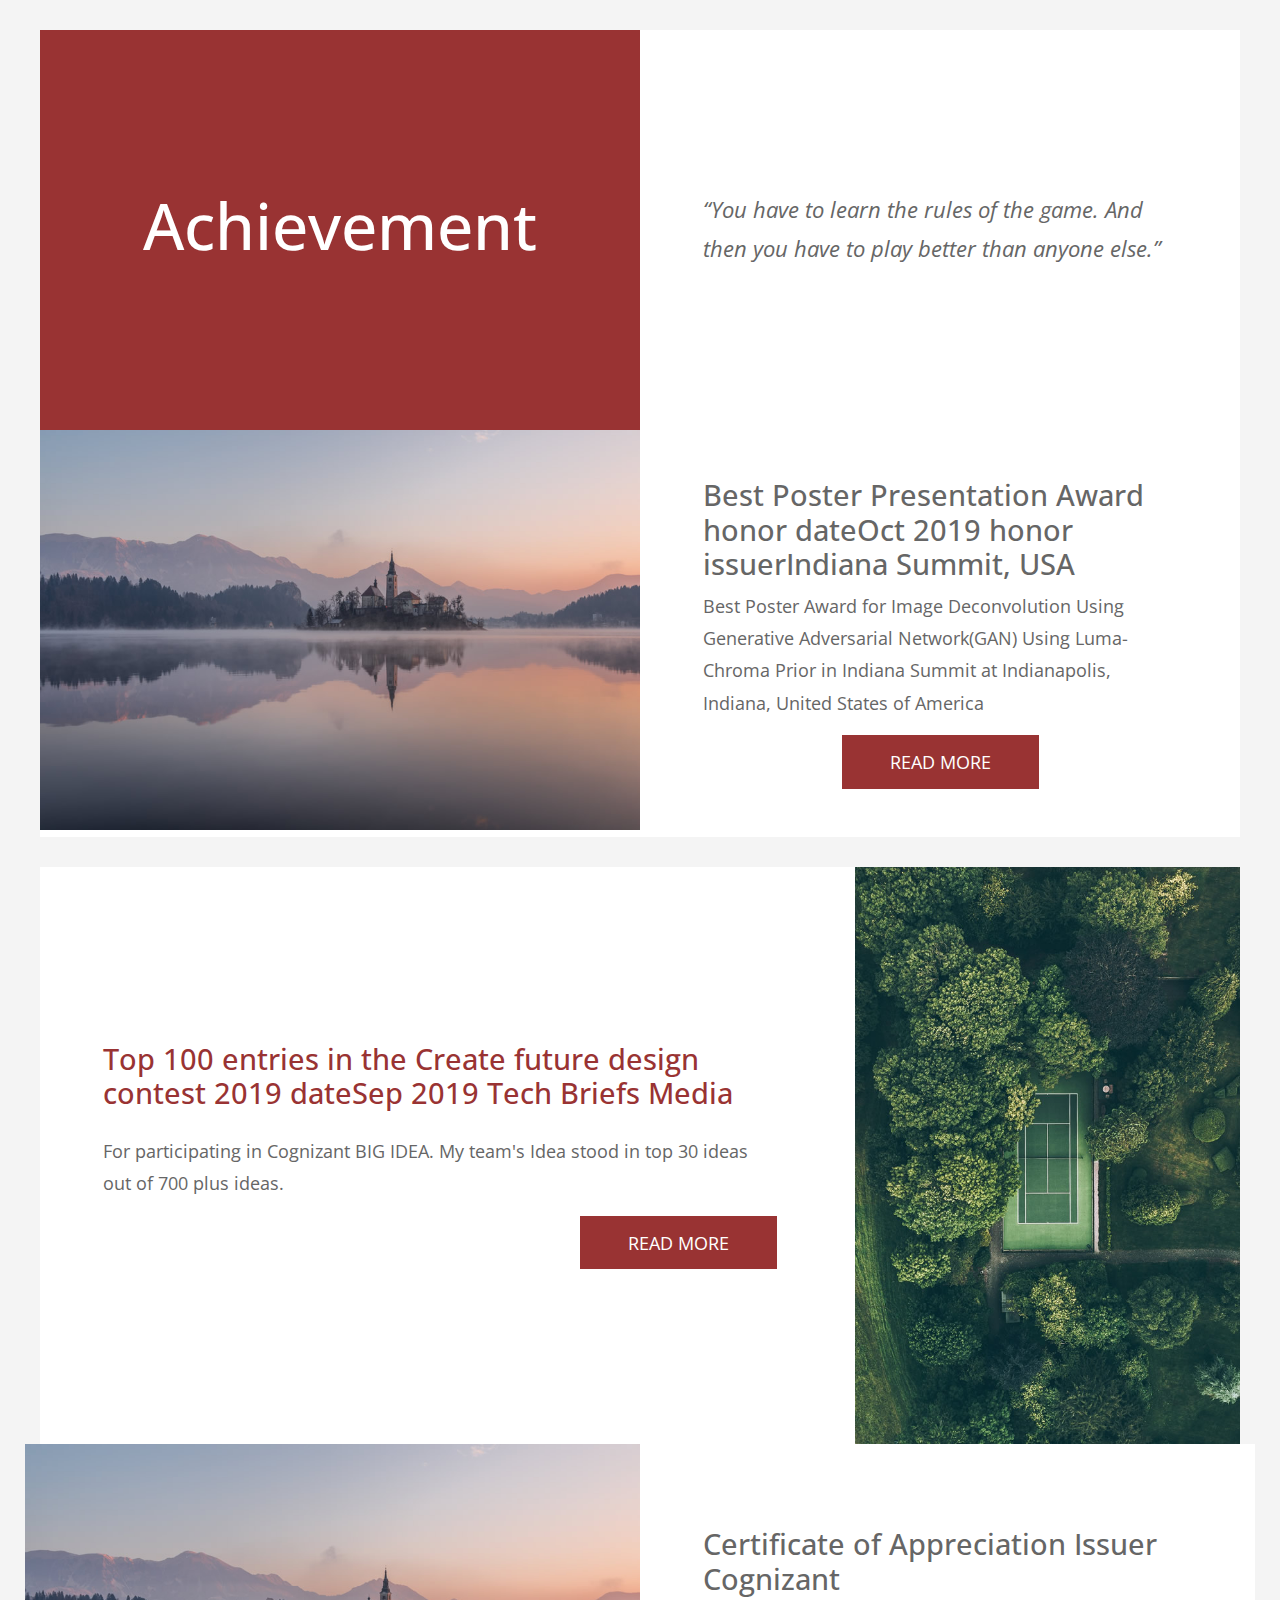
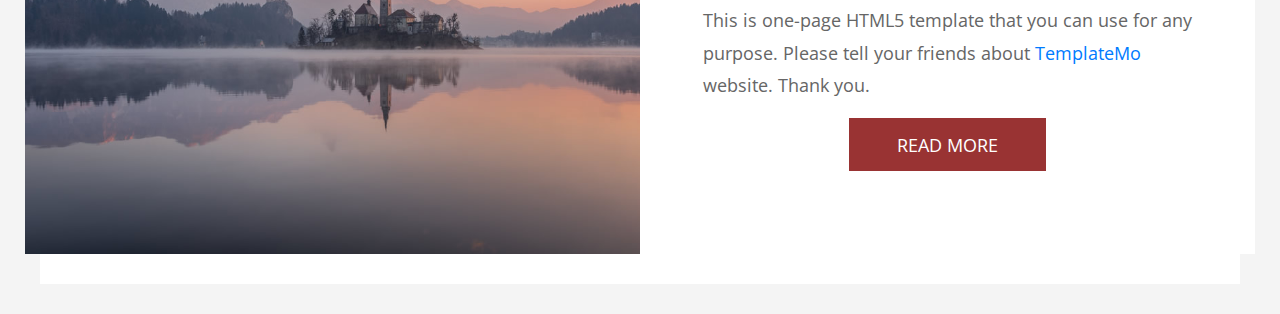
<file: Achievement/temp/index.html>
<!DOCTYPE html>
<html lang="en">
<head>
  <meta charset="utf-8">
  <meta name="viewport" content="width=device-width, initial-scale=1">

  <title>Achievements</title>

  <link rel="stylesheet" href="https://fonts.googleapis.com/css?family=Open+Sans:300,400">    <!-- Google web font "Open Sans" -->
  <link rel="stylesheet" href="css/bootstrap.min.css">                                        <!-- https://getbootstrap.com/ -->
  <link rel="stylesheet" href="css/templatemo-style.css">                                     <!-- Templatemo style -->

  <script>
    var renderPage = true;

    if(navigator.userAgent.indexOf('MSIE')!==-1
      || navigator.appVersion.indexOf('Trident/') > 0){
        /* Microsoft Internet Explorer detected in. */
        alert("Please view this in a modern browser such as Chrome or Microsoft Edge.");
        renderPage = false;
    }
  </script>

</head>

<body>
  <!-- Loader -->
  <div id="loader-wrapper">
    <div id="loader"></div>
    <div class="loader-section section-left"></div>
    <div class="loader-section section-right"></div>
  </div>

 <div class="container">

  <!-- 1st section -->
  <section class="row tm-section">
   <div class="col-sm-12 col-md-12 col-lg-6 col-xl-6 p-0">
    <div class="tm-flex-center p-5 tm-bg-color-primary tm-section-min-h">
      <h1 class="tm-text-color-white tm-site-name">Achievement</h1>
    </div>
  </div>
  <div class="col-sm-12 col-md-12 col-lg-6 col-xl-6">
    <div class="tm-flex-center p-5">
      <q class="tm-quote tm-text-color-gray">You have to learn the rules of the game. And then you have to play better than anyone else.</q>
    </div>
  </div>
</section>

<!-- 2nd section -
<section class="row tm-section tm-col-md-reverse">
 <div class="col-sm-12 col-md-12 col-lg-6 col-xl-6">
  <div class="tm-flex-center p-5">
    <div class="tm-md-flex-center">
      <h2 class="tm-text-color-primary mb-4">Fusce ac enim at justo</h2>
      <p class="mb-4">Pellentesque sagittis feugiat massa, vitae blandit elit dictum in. Nam eleifend nunc dui, sed cusus justo molestie id. Vestibulum vel sagittis justo.</p>
      <a href="#" class="btn btn-primary float-lg-right tm-md-align-center">Read more</a>
    </div>
  </div>
</div>
<div class="col-sm-12 col-md-12 col-lg-6 col-xl-6 p-0">
  <div class="tm-flex-center p-5 tm-bg-color-primary">
    <div class="tm-max-w-400 tm-flex-center tm-flex-col">
      <img src="img/image-04.jpg" alt="Image" class="rounded-circle mb-4">
      <p class="tm-text-color-white small tm-font-thin mb-0">Nullam eleifend, ipsum eu aliquet fermentum , odio urna dignissim ante, semper maximus libero nisl non nibh.</p>
    </div>
  </div>
</div>
</section>

<!-- 3rd Section -->
<section class="row tm-section tm-mb-30">
  <div class="col-sm-12 col-md-12 col-lg-6 col-xl-6 p-0 text-center">
    <img src="img/image-01.jpg" alt="Image" class="img-fluid">
  </div>
  <div class="col-sm-12 col-md-12 col-lg-6 col-xl-6">
    <div class="tm-flex-center p-5">
      <div class="tm-flex-center tm-flex-col">
        <h2 class="tm-align-left">Best Poster Presentation Award
honor dateOct 2019  honor issuerIndiana Summit, USA</h2>
        <p>Best Poster Award for Image Deconvolution Using Generative Adversarial Network(GAN) Using Luma-Chroma Prior in Indiana Summit at Indianapolis, Indiana, United States of America</p>
        <a href="#" class="btn btn-primary">Read More</a>
      </div>
    </div>
  </div>
</section>

<!-- 4th Section -->
<section class="row tm-section tm-mb-30">
 <div class="col-sm-12 col-md-12 col-lg-8 col-xl-8">
  <div class="tm-flex-center pl-5 pr-5 pt-5 pb-5">
    <div class="tm-md-flex-center">
     <h2 class="mb-4 tm-text-color-primary">Top 100 entries in the Create future design contest 2019
 dateSep 2019  Tech Briefs Media</h2>
     <p>For participating in Cognizant BIG IDEA. My team's Idea stood in top 30 ideas out of 700 plus ideas.</p>
     <a href="#" class="btn btn-primary float-lg-right tm-md-align-center">Read More</a>
   </div>
 </div>
</div>


<!-- 3rd Section -->




<div class="col-sm-12 col-md-12 col-lg-4 col-xl-4 text-xl-right text-md-center text-center mt-5 mt-lg-0 pr-lg-0">
 <img src="img/image-02.jpg" alt="Image" class="img-fluid">


</div>



<!-- 3rd Section -->
<section class="row tm-section tm-mb-30">
  <div class="col-sm-12 col-md-12 col-lg-6 col-xl-6 p-0 text-center">
    <img src="img/image-01.jpg" alt="Image" class="img-fluid">
  </div>
  <div class="col-sm-12 col-md-12 col-lg-6 col-xl-6">
    <div class="tm-flex-center p-5">
      <div class="tm-flex-center tm-flex-col">
        <h2 class="tm-align-left">Certificate of Appreciation Issuer Cognizant</h2>
        <p>This is one-page HTML5 template that you can use for any purpose. Please tell your friends about <a href="https://www.facebook.com/templatemo" target="_parent">TemplateMo</a> website. Thank you.</p>
        <a href="#" class="btn btn-primary">Read More</a>
      </div>
    </div>
  </div>
</section>

<!-- 4th Section --
<section class="row tm-section tm-mb-30">
 <div class="col-sm-12 col-md-12 col-lg-8 col-xl-8">
  <div class="tm-flex-center pl-5 pr-5 pt-5 pb-5">
    <div class="tm-md-flex-center">
     <h2 class="mb-4 tm-text-color-primary">Nullam auctor ornare finibus</h2>
     <p>Cras eu dolor lorem. Cras justo mauris, rhoncus in mauris ac, pellentesque pulvinar metus. Suspendisse consectetur consequat diam, ac dignissim mauris gravida vitae. Vestibulum blandit vestibulum mi a viverra.</p>
     <p class="mb-4">Fusce porta lectus vel elit condimentum porttitor. Maecenas at quam congue, sollicitudin risus quis, ultricies enim. Vivamus sodales, tellus ac quismod dignissim, metus ligula porttitor enim.</p>
     <p class="mb-4">Sed fermentum odio mollis libero iaculis ultrices. Mauris et nibh mi. Nullam vel sapien dolor. Vestibulum ipsum quam, aliquet ac pharetra in, suscipit eu risus. Etiam rutrum eros ultrices, consectetur felis ultrices, vehicula purus.</p>
     <a href="#" class="btn btn-primary float-lg-right tm-md-align-center">Read More</a>
   </div>
 </div>
</div>







<div class="col-sm-12 col-md-12 col-lg-4 col-xl-4 text-xl-right text-md-center text-center mt-5 mt-lg-0 pr-lg-0">
 <img src="img/image-02.jpg" alt="Image" class="img-fluid">
-- 3rd Section -->

</div>



</section>



<!-- load JS -->
<script src="js/jquery-3.2.1.slim.min.js"></script>         <!-- https://jquery.com/ -->
<script>

  /* DOM is ready
  ------------------------------------------------*/
  $(function(){

    if(renderPage) {
      $('body').addClass('loaded');
    }

    $('.tm-current-year').text(new Date().getFullYear());  // Update year in copyright
  });

</script>

</body>
</html>
</file>
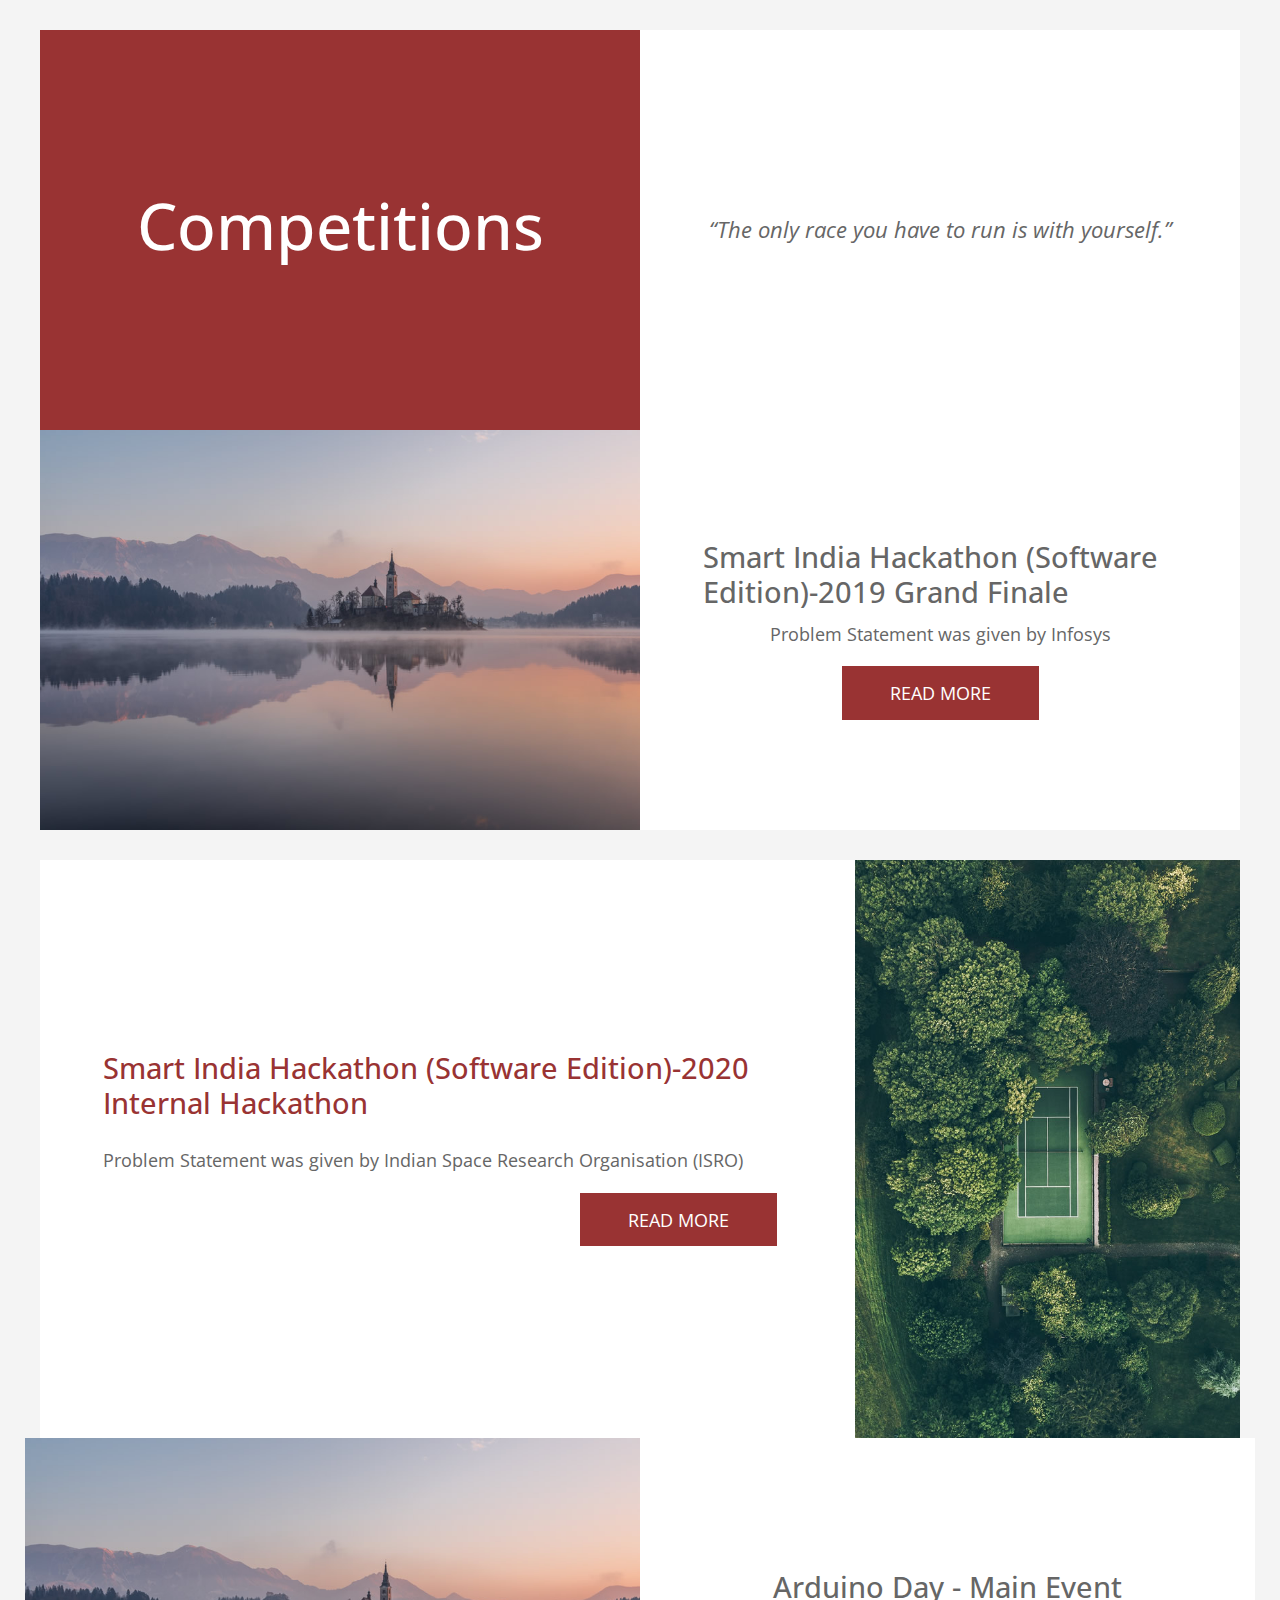
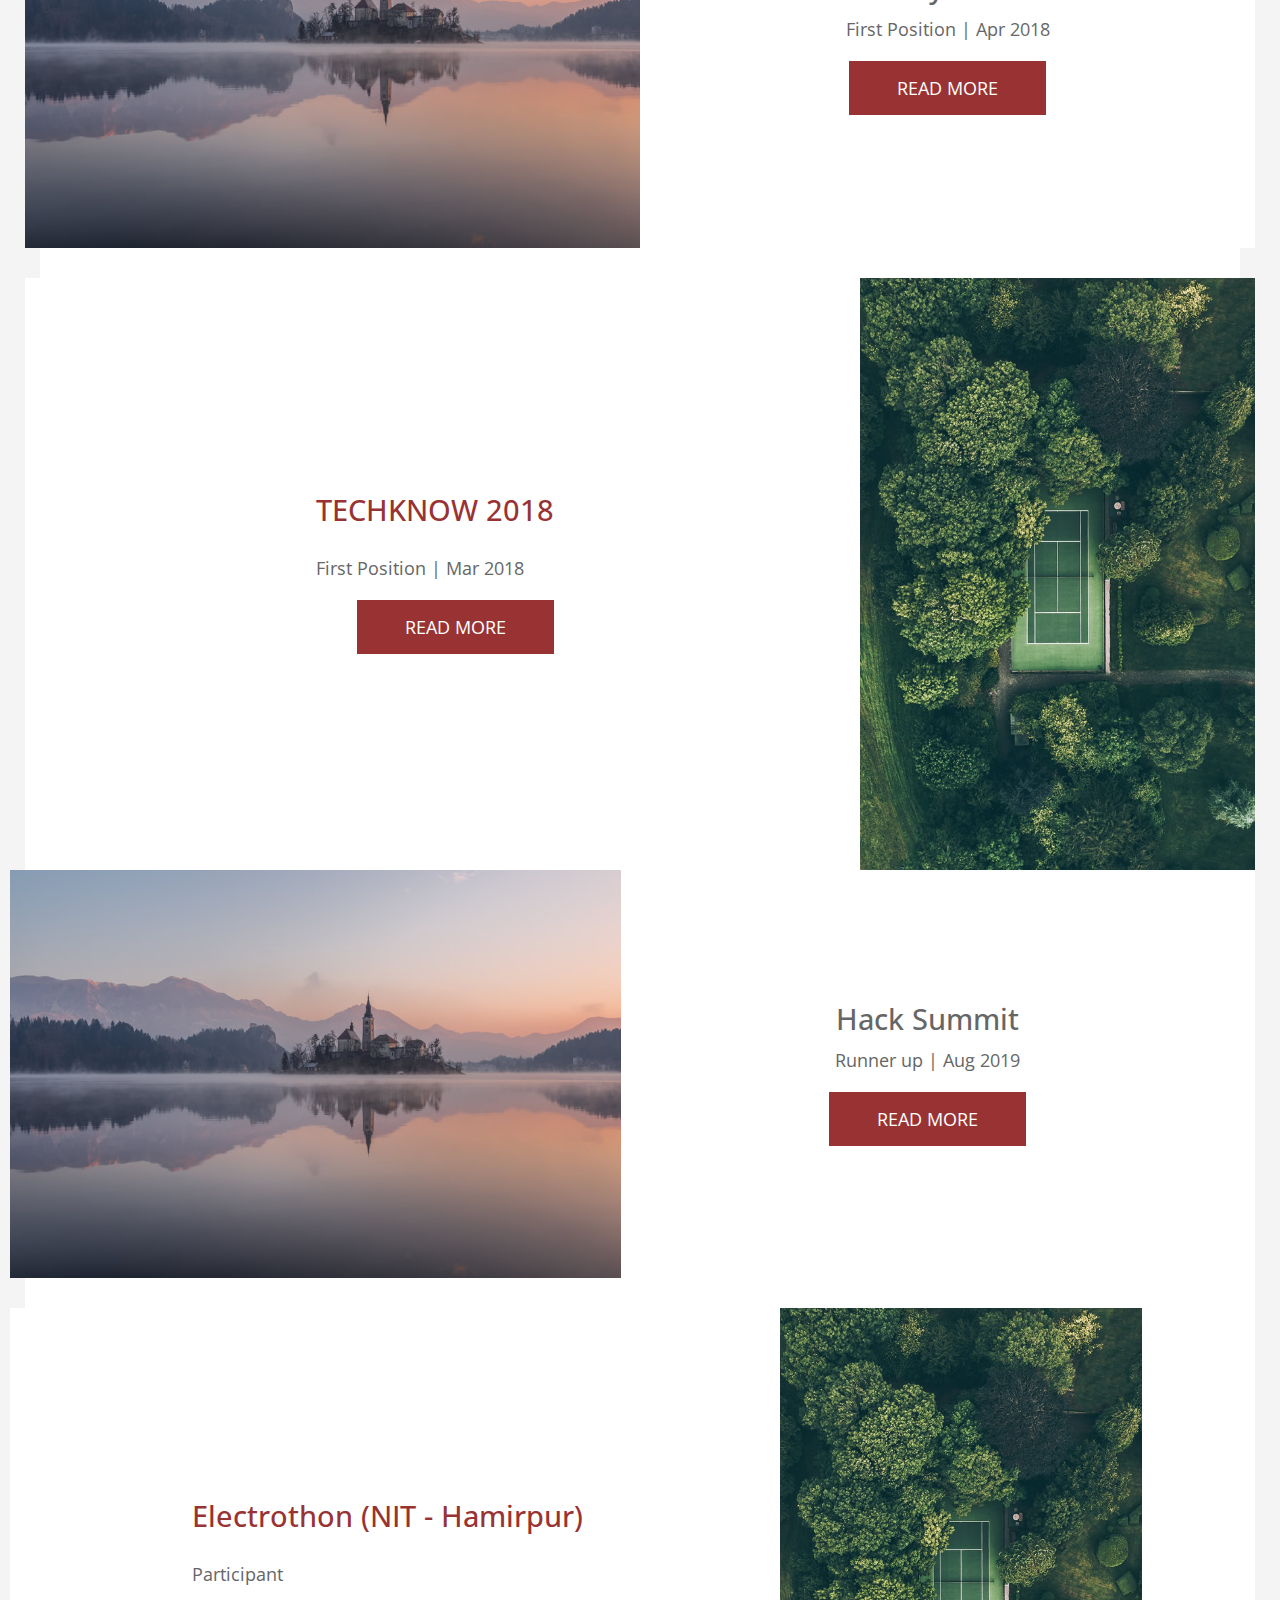
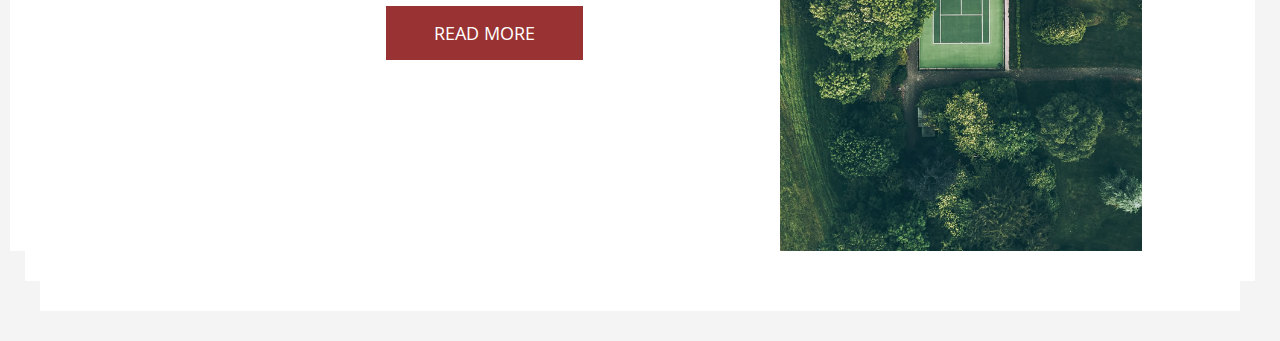
<file: Competition/temp/index.html>
<!DOCTYPE html>
<html lang="en">
<head>
  <meta charset="utf-8">
  <meta name="viewport" content="width=device-width, initial-scale=1">

  <title>Competitions</title>

  <link rel="stylesheet" href="https://fonts.googleapis.com/css?family=Open+Sans:300,400">    <!-- Google web font "Open Sans" -->
  <link rel="stylesheet" href="css/bootstrap.min.css">                                        <!-- https://getbootstrap.com/ -->
  <link rel="stylesheet" href="css/templatemo-style.css">                                     <!-- Templatemo style -->

  <script>
    var renderPage = true;

    if(navigator.userAgent.indexOf('MSIE')!==-1
      || navigator.appVersion.indexOf('Trident/') > 0){
        /* Microsoft Internet Explorer detected in. */
        alert("Please view this in a modern browser such as Chrome or Microsoft Edge.");
        renderPage = false;
    }
  </script>

</head>

<body>
  <!-- Loader -->
  <div id="loader-wrapper">
    <div id="loader"></div>
    <div class="loader-section section-left"></div>
    <div class="loader-section section-right"></div>
  </div>

 <div class="container">

  <!-- 1st section -->
  <section class="row tm-section">
   <div class="col-sm-12 col-md-12 col-lg-6 col-xl-6 p-0">
    <div class="tm-flex-center p-5 tm-bg-color-primary tm-section-min-h">
      <h1 class="tm-text-color-white tm-site-name">Competitions</h1>
    </div>
  </div>
  <div class="col-sm-12 col-md-12 col-lg-6 col-xl-6">
    <div class="tm-flex-center p-5">
      <q class="tm-quote tm-text-color-gray">The only race you have to run is with yourself.</q>
    </div>
  </div>
</section>

<!-- 2nd section -
<section class="row tm-section tm-col-md-reverse">
 <div class="col-sm-12 col-md-12 col-lg-6 col-xl-6">
  <div class="tm-flex-center p-5">
    <div class="tm-md-flex-center">
      <h2 class="tm-text-color-primary mb-4">Fusce ac enim at justo</h2>
      <p class="mb-4">Pellentesque sagittis feugiat massa, vitae blandit elit dictum in. Nam eleifend nunc dui, sed cusus justo molestie id. Vestibulum vel sagittis justo.</p>
      <a href="#" class="btn btn-primary float-lg-right tm-md-align-center">Read more</a>
    </div>
  </div>
</div>
<div class="col-sm-12 col-md-12 col-lg-6 col-xl-6 p-0">
  <div class="tm-flex-center p-5 tm-bg-color-primary">
    <div class="tm-max-w-400 tm-flex-center tm-flex-col">
      <img src="img/image-04.jpg" alt="Image" class="rounded-circle mb-4">
      <p class="tm-text-color-white small tm-font-thin mb-0">Nullam eleifend, ipsum eu aliquet fermentum , odio urna dignissim ante, semper maximus libero nisl non nibh.</p>
    </div>
  </div>
</div>
</section>

<!-- 3rd Section -->
<section class="row tm-section tm-mb-30">
  <div class="col-sm-12 col-md-12 col-lg-6 col-xl-6 p-0 text-center">
    <img src="img/image-01.jpg" alt="Image" class="img-fluid">
  </div>
  <div class="col-sm-12 col-md-12 col-lg-6 col-xl-6">
    <div class="tm-flex-center p-5">
      <div class="tm-flex-center tm-flex-col">
        <h2 class="tm-align-left">Smart India Hackathon (Software Edition)-2019 Grand Finale</h2>
        <p>Problem Statement was given by Infosys</p>
        <a href="#" class="btn btn-primary">Read More</a>
      </div>
    </div>
  </div>
</section>

<!-- 4th Section -->
<section class="row tm-section tm-mb-30">
 <div class="col-sm-12 col-md-12 col-lg-8 col-xl-8">
  <div class="tm-flex-center pl-5 pr-5 pt-5 pb-5">
    <div class="tm-md-flex-center">
     <h2 class="mb-4 tm-text-color-primary">Smart India Hackathon (Software Edition)-2020 Internal Hackathon</h2>
     <p>Problem Statement was given by Indian Space Research Organisation (ISRO)</p>
<!--     <p class="mb-4">Sed fermentum odio mollis libero iaculis ultrices. Mauris et nibh mi. Nullam vel sapien dolor. Vestibulum ipsum quam, aliquet ac pharetra in, suscipit eu risus. Etiam rutrum eros ultrices, consectetur felis ultrices, vehicula purus.</p>
--><a href="#" class="btn btn-primary float-lg-right tm-md-align-center">Read More</a>
   </div>
 </div>
</div>


<!-- 3rd Section -->




<div class="col-sm-12 col-md-12 col-lg-4 col-xl-4 text-xl-right text-md-center text-center mt-5 mt-lg-0 pr-lg-0">
 <img src="img/image-02.jpg" alt="Image" class="img-fluid">


</div>



<!-- 3rd Section -->
<section class="row tm-section tm-mb-30">
  <div class="col-sm-12 col-md-12 col-lg-6 col-xl-6 p-0 text-center">
    <img src="img/image-01.jpg" alt="Image" class="img-fluid">
  </div>
  <div class="col-sm-12 col-md-12 col-lg-6 col-xl-6">
    <div class="tm-flex-center p-5">
      <div class="tm-flex-center tm-flex-col">
        <h2 class="tm-align-left">Arduino Day - Main Event</h2>
        <p>First Position | Apr 2018</p>
        <a href="#" class="btn btn-primary">Read More</a>
      </div>
    </div>
  </div>
</section>

<!-- 4th Section -->
<section class="row tm-section tm-mb-30">
 <div class="col-sm-12 col-md-12 col-lg-8 col-xl-8">
  <div class="tm-flex-center pl-5 pr-5 pt-5 pb-5">
    <div class="tm-md-flex-center">
     <h2 class="mb-4 tm-text-color-primary">TECHKNOW 2018</h2>
     <p>First Position | Mar 2018</p>
     <a href="#" class="btn btn-primary float-lg-right tm-md-align-center">Read More</a>
   </div>
 </div>
</div>

<div class="col-sm-12 col-md-12 col-lg-4 col-xl-4 text-xl-right text-md-center text-center mt-5 mt-lg-0 pr-lg-0">
 <img src="img/image-02.jpg" alt="Image" class="img-fluid">


</div>




<!-- 3rd Section -->
<section class="row tm-section tm-mb-30">
  <div class="col-sm-12 col-md-12 col-lg-6 col-xl-6 p-0 text-center">
    <img src="img/image-01.jpg" alt="Image" class="img-fluid">
  </div>
  <div class="col-sm-12 col-md-12 col-lg-6 col-xl-6">
    <div class="tm-flex-center p-5">
      <div class="tm-flex-center tm-flex-col">
        <h2 class="tm-align-left">Hack Summit</h2>
        <p>Runner up | Aug 2019</p>
        <a href="#" class="btn btn-primary">Read More</a>
      </div>
    </div>
  </div>
</section>

<!-- 4th Section -->
<section class="row tm-section tm-mb-30">
 <div class="col-sm-12 col-md-12 col-lg-8 col-xl-8">
  <div class="tm-flex-center pl-5 pr-5 pt-5 pb-5">
    <div class="tm-md-flex-center">
     <h2 class="mb-4 tm-text-color-primary">Electrothon (NIT - Hamirpur)</h2>
     <p>Participant </p>
     <a href="#" class="btn btn-primary float-lg-right tm-md-align-center">Read More</a>
   </div>
 </div>
</div>

<!-- 3rd Section -->




<div class="col-sm-12 col-md-12 col-lg-4 col-xl-4 text-xl-right text-md-center text-center mt-5 mt-lg-0 pr-lg-0">
 <img src="img/image-02.jpg" alt="Image" class="img-fluid">


</div>



</section>



<!-- load JS -->
<script src="js/jquery-3.2.1.slim.min.js"></script>         <!-- https://jquery.com/ -->
<script>

  /* DOM is ready
  ------------------------------------------------*/
  $(function(){

    if(renderPage) {
      $('body').addClass('loaded');
    }

    $('.tm-current-year').text(new Date().getFullYear());  // Update year in copyright
  });

</script>

</body>
</html>
</file>
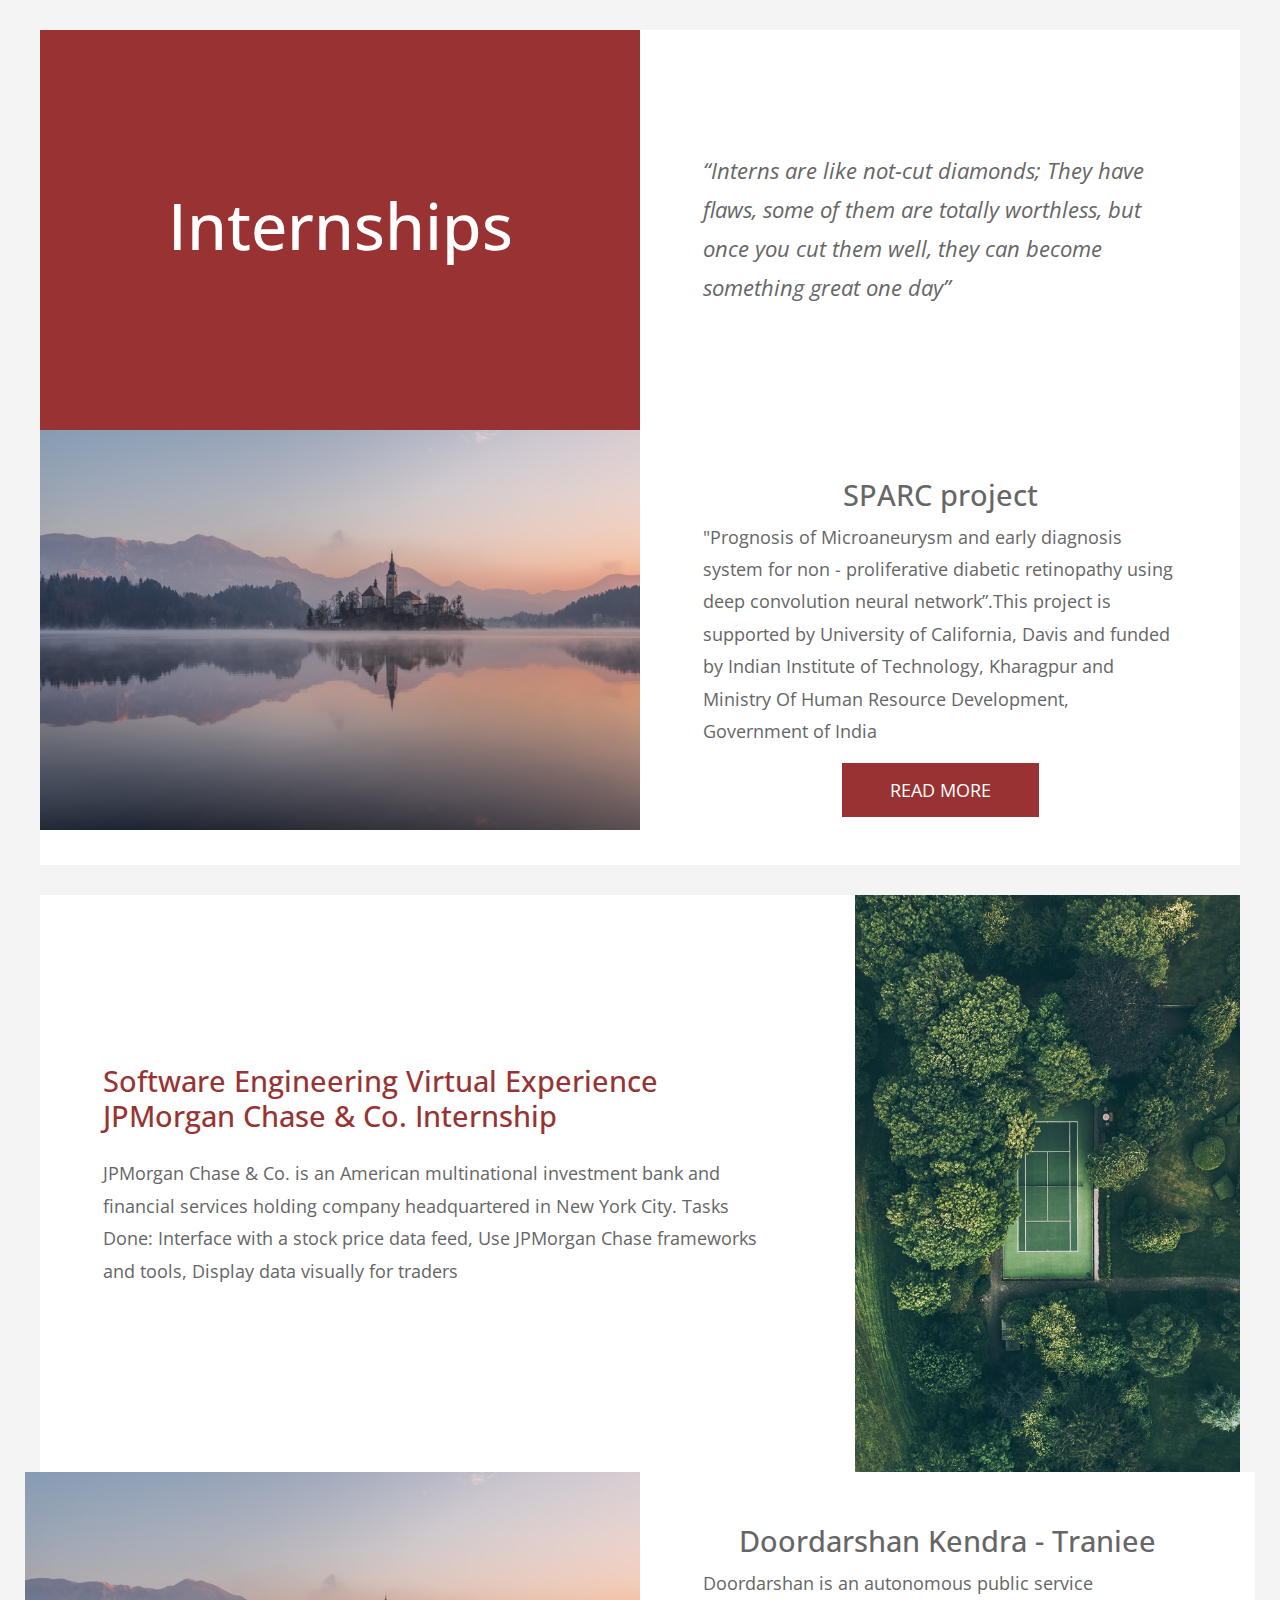
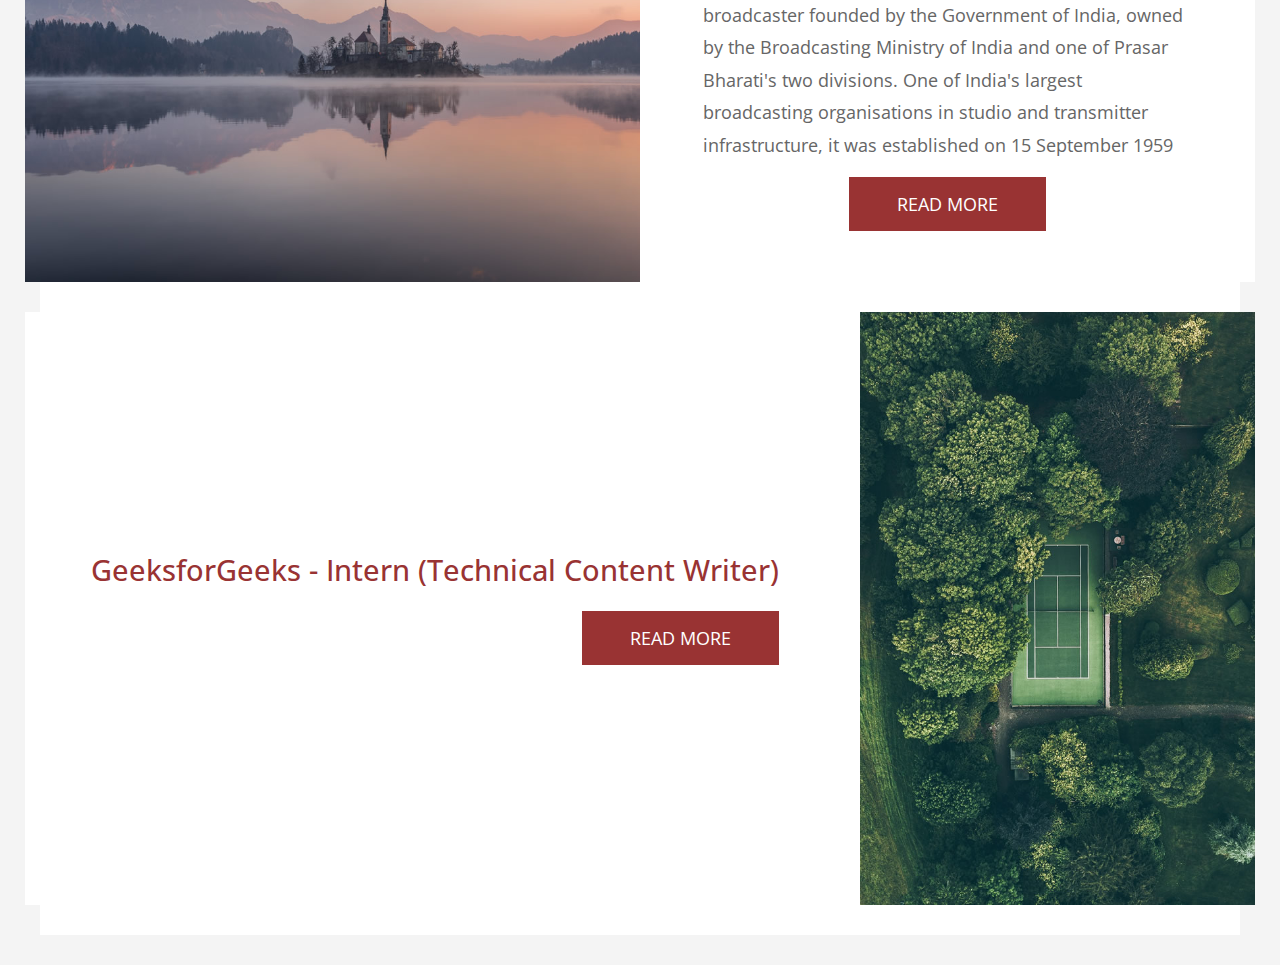
<file: Magazee/temp/index.html>
<!DOCTYPE html>
<html lang="en">
<head>
  <meta charset="utf-8">
  <meta name="viewport" content="width=device-width, initial-scale=1">

  <title>Internships</title>

  <link rel="stylesheet" href="https://fonts.googleapis.com/css?family=Open+Sans:300,400">    <!-- Google web font "Open Sans" -->
  <link rel="stylesheet" href="css/bootstrap.min.css">                                        <!-- https://getbootstrap.com/ -->
  <link rel="stylesheet" href="css/templatemo-style.css">                                     <!-- Templatemo style -->

  <script>
    var renderPage = true;

    if(navigator.userAgent.indexOf('MSIE')!==-1
      || navigator.appVersion.indexOf('Trident/') > 0){
        /* Microsoft Internet Explorer detected in. */
        alert("Please view this in a modern browser such as Chrome or Microsoft Edge.");
        renderPage = false;
    }
  </script>

</head>

<body>
  <!-- Loader -->
  <div id="loader-wrapper">
    <div id="loader"></div>
    <div class="loader-section section-left"></div>
    <div class="loader-section section-right"></div>
  </div>

 <div class="container">

  <!-- 1st section -->
  <section class="row tm-section">
   <div class="col-sm-12 col-md-12 col-lg-6 col-xl-6 p-0">
    <div class="tm-flex-center p-5 tm-bg-color-primary tm-section-min-h">
      <h1 class="tm-text-color-white tm-site-name">Internships</h1>
    </div>
  </div>
  <div class="col-sm-12 col-md-12 col-lg-6 col-xl-6">
    <div class="tm-flex-center p-5">
      <q class="tm-quote tm-text-color-gray">Interns are like not-cut diamonds; They have flaws, some of them are totally worthless, but once you cut them well, they can become something great one day</q>
    </div>
  </div>
</section>

<!-- 2nd section -
<section class="row tm-section tm-col-md-reverse">
 <div class="col-sm-12 col-md-12 col-lg-6 col-xl-6">
  <div class="tm-flex-center p-5">
    <div class="tm-md-flex-center">
      <h2 class="tm-text-color-primary mb-4">Fusce ac enim at justo</h2>
      <p class="mb-4">Pellentesque sagittis feugiat massa, vitae blandit elit dictum in. Nam eleifend nunc dui, sed cusus justo molestie id. Vestibulum vel sagittis justo.</p>
      <a href="#" class="btn btn-primary float-lg-right tm-md-align-center">Read more</a>
    </div>
  </div>
</div>
<div class="col-sm-12 col-md-12 col-lg-6 col-xl-6 p-0">
  <div class="tm-flex-center p-5 tm-bg-color-primary">
    <div class="tm-max-w-400 tm-flex-center tm-flex-col">
      <img src="img/image-04.jpg" alt="Image" class="rounded-circle mb-4">
      <p class="tm-text-color-white small tm-font-thin mb-0">Nullam eleifend, ipsum eu aliquet fermentum , odio urna dignissim ante, semper maximus libero nisl non nibh.</p>
    </div>
  </div>
</div>
</section>

<!-- 3rd Section -->
<section class="row tm-section tm-mb-30">
  <div class="col-sm-12 col-md-12 col-lg-6 col-xl-6 p-0 text-center">
    <img src="img/image-01.jpg" alt="Image" class="img-fluid">
  </div>
  <div class="col-sm-12 col-md-12 col-lg-6 col-xl-6">
    <div class="tm-flex-center p-5">
      <div class="tm-flex-center tm-flex-col">
        <h2 class="tm-align-left">SPARC project</h2>
        <p>"Prognosis of Microaneurysm and early diagnosis system for non - proliferative diabetic retinopathy using deep convolution neural network”.This project is supported by University of California, Davis and funded by Indian Institute of Technology, Kharagpur and Ministry Of Human Resource Development, Government of India</p>
        <a href="#" class="btn btn-primary">Read More</a>
      </div>
    </div>
  </div>
</section>

<!-- 4th Section -->
<section class="row tm-section tm-mb-30">
 <div class="col-sm-12 col-md-12 col-lg-8 col-xl-8">
  <div class="tm-flex-center pl-5 pr-5 pt-5 pb-5">
    <div class="tm-md-flex-center">
     <h2 class="mb-4 tm-text-color-primary">Software Engineering Virtual Experience
                                       JPMorgan Chase & Co. Internship </h2>
   <p> JPMorgan Chase & Co. is an American multinational investment bank and financial services holding company headquartered in New York City.
Tasks Done:
Interface with a stock price data feed, Use JPMorgan Chase frameworks and tools, Display data visually for traders</p>

   </div>
 </div>
</div>


<!-- 3rd Section -->




<div class="col-sm-12 col-md-12 col-lg-4 col-xl-4 text-xl-right text-md-center text-center mt-5 mt-lg-0 pr-lg-0">
 <img src="img/image-02.jpg" alt="Image" class="img-fluid">


</div>



<!-- 3rd Section -->
<section class="row tm-section tm-mb-30">
  <div class="col-sm-12 col-md-12 col-lg-6 col-xl-6 p-0 text-center">
    <img src="img/image-01.jpg" alt="Image" class="img-fluid">
  </div>
  <div class="col-sm-12 col-md-12 col-lg-6 col-xl-6">
    <div class="tm-flex-center p-5">
      <div class="tm-flex-center tm-flex-col">
        <h2 class="tm-align-left">Doordarshan Kendra - Traniee</h2>
        <p>Doordarshan is an autonomous public service broadcaster founded by the Government of India, owned by the Broadcasting Ministry of India and one of Prasar Bharati's two divisions. One of India's largest broadcasting organisations in studio and transmitter infrastructure, it was established on 15 September 1959</p>
        <a href="#" class="btn btn-primary">Read More</a>
      </div>
    </div>
  </div>
</section>

<!-- 4th Section -->
<section class="row tm-section tm-mb-30">
 <div class="col-sm-12 col-md-12 col-lg-8 col-xl-8">
  <div class="tm-flex-center pl-5 pr-5 pt-5 pb-5">
    <div class="tm-md-flex-center">
     <h2 class="mb-4 tm-text-color-primary">GeeksforGeeks - Intern (Technical Content Writer)</h2>
     <p></p>
    <a href="#" class="btn btn-primary float-lg-right tm-md-align-center">Read More</a>
   </div>
 </div>
</div>


<!-- 3rd Section -->




<div class="col-sm-12 col-md-12 col-lg-4 col-xl-4 text-xl-right text-md-center text-center mt-5 mt-lg-0 pr-lg-0">
 <img src="img/image-02.jpg" alt="Image" class="img-fluid">


</div>



</section>



<!-- load JS -->
<script src="js/jquery-3.2.1.slim.min.js"></script>         <!-- https://jquery.com/ -->
<script>

  /* DOM is ready
  ------------------------------------------------*/
  $(function(){

    if(renderPage) {
      $('body').addClass('loaded');
    }

    $('.tm-current-year').text(new Date().getFullYear());  // Update year in copyright
  });

</script>

</body>
</html>
</file>
<file: Achievement/temp/css/templatemo-style.css>
/*

Magazee Template

http://www.templatemo.com/tm-514-magazee

*/

body {
	font-family: 'Open Sans', Helvetica, Arial, sans-serif;
	font-size: 18px;
    color: #666666;
    background-color: #f4f4f4;
}

p, q { line-height: 1.8; }
h2 { font-size: 1.8rem; }

.tm-site-name {
    font-size: 4rem;
}

.tm-quote {
    font-size: 1.35rem;
    font-style: italic;
}

.container {
    margin-top: 30px;
}

.tm-container-inner {
    margin: 0 auto;
    max-width: 880px;
}

.tm-section {
    background-color: white;
}

.tm-section,
.tm-section-min-h {
    min-height: 400px;
}

.tm-flex-center {
    width: 100%;
    height: 100%;
    display: flex;
    align-items: center;
    justify-content: center;
}

.tm-flex-col {
    flex-direction: column;
}

.tm-mb-30 { margin-bottom: 30px; }

.tm-align-left { align-self: left; }

.btn {
    border-radius: 0;
    text-transform: uppercase;
    padding: 12px 47px;
    font-size: 1.15rem;
}

.btn-primary {
    background: #993333;
    border-color: #993333;
}

.btn-secondary {
    background: #009999;
    border-color: #009999;
}

.btn-secondary:hover,
.btn-secondary:focus {
    background: #24d4d4;
    border-color: #24d4d4;
}

.btn-primary:focus,
.btn-primary:hover {
    background: #ec4949;
    border-color: #ec4949;
}

.tm-bg-color-primary { background-color: #993333; }
.tm-bg-color-secondary { background-color: #009999; }
.tm-bg-color-gray { background-color: #666666; }
.tm-text-color-primary { color: #993333; }
.tm-text-color-white { color: white; }
.tm-text-color-gray { color: #666666; }
.tm-font-thin { font-weight: 300; }
.tm-max-w-400 { max-width: 400px; }

.form-control::placeholder { /* Chrome, Firefox, Opera, Safari 10.1+ */
    color: #666666;
    opacity: 1; /* Firefox */
}

.form-control:-ms-input-placeholder { /* Internet Explorer 10-11 */
    color: #666666;
}

.form-control::-ms-input-placeholder { /* Microsoft Edge */
    color: #666666;
}

.tm-contact-form select,
.tm-contact-form input {
    color: #666;
}

.tm-contact-form textarea {
    height: 205px;
}

.tm-pricing-table {
    border: 1px solid #009999;
    width: 100%;
    max-width: 340px;
}

.tm-pricing-header {
    padding: 20px;
}

.tm-pricing-body {
    padding-bottom: 35px;
    display: flex;
    flex-direction: column;
    align-items: center;
}

.tm-pricing-header-title {
    font-size: 1.6rem;
}

.tm-feature-list {
    list-style: none;
    padding: 0;
    margin: 0;
    line-height: 2.4;
    padding: 35px 50px;
}

.tm-form-header {
    background: #993333;
    padding: 40px 40px 90px;
}

.tm-form-footer {
    margin-top: -55px;
    padding-top: 100px;
    padding-bottom: 30px;
}

.tm-footer-info-box {
    max-width: 260px;
    margin: 0 auto;
}

.tm-contact-form {
    padding: 68px;
    background: white;
    margin-top: -56px;
    position: relative;
    z-index: 900;
}

.form-control {
    color: #666;
    font-size: 1.2rem;
    padding: 12px 20px;
    border-radius: 0;
}

.form-control:focus {
    border-color: #993334;
    box-shadow: 0 0 0 0.2rem #9933343b;
}

select:focus {
    outline-color: #993334;
}

.tm-contact-form select {
    width: 100%;
    padding: 15px;
}

.tm-contact-form input[type="radio"] {
    margin-right: 10px;
}

.tm-center {
    width: 100%;
    text-align: center;
}

.tm-copyright-text {
    padding: 20px;
    font-size: 1rem;
}

/* Loader */

#loader-wrapper {
    position: fixed;
    top: 0;
    left: 0;
    width: 100%;
    height: 100%;
    z-index: 2000;
}
#loader {
    display: block;
    position: relative;
    left: 50%;
    top: 50%;
    width: 150px;
    height: 150px;
    margin: -75px 0 0 -75px;
    border-radius: 50%;
    border: 3px solid transparent;
    border-top-color: #3498db;

    -webkit-animation: spin 2s linear infinite; /* Chrome, Opera 15+, Safari 5+ */
    animation: spin 2s linear infinite; /* Chrome, Firefox 16+, IE 10+, Opera */

    z-index: 1001;
}

#loader:before {
    content: "";
    position: absolute;
    top: 5px;
    left: 5px;
    right: 5px;
    bottom: 5px;
    border-radius: 50%;
    border: 3px solid transparent;
    border-top-color: #e74c3c;

    -webkit-animation: spin 3s linear infinite; /* Chrome, Opera 15+, Safari 5+ */
    animation: spin 3s linear infinite; /* Chrome, Firefox 16+, IE 10+, Opera */
}

#loader:after {
    content: "";
    position: absolute;
    top: 15px;
    left: 15px;
    right: 15px;
    bottom: 15px;
    border-radius: 50%;
    border: 3px solid transparent;
    border-top-color: #f9c922;

    -webkit-animation: spin 1.5s linear infinite; /* Chrome, Opera 15+, Safari 5+ */
      animation: spin 1.5s linear infinite; /* Chrome, Firefox 16+, IE 10+, Opera */
}

@-webkit-keyframes spin {
    0%   {
        -webkit-transform: rotate(0deg);  /* Chrome, Opera 15+, Safari 3.1+ */
        -ms-transform: rotate(0deg);  /* IE 9 */
        transform: rotate(0deg);  /* Firefox 16+, IE 10+, Opera */
    }
    100% {
        -webkit-transform: rotate(360deg);  /* Chrome, Opera 15+, Safari 3.1+ */
        -ms-transform: rotate(360deg);  /* IE 9 */
        transform: rotate(360deg);  /* Firefox 16+, IE 10+, Opera */
    }
}
@keyframes spin {
    0%   {
        -webkit-transform: rotate(0deg);  /* Chrome, Opera 15+, Safari 3.1+ */
        -ms-transform: rotate(0deg);  /* IE 9 */
        transform: rotate(0deg);  /* Firefox 16+, IE 10+, Opera */
    }
    100% {
        -webkit-transform: rotate(360deg);  /* Chrome, Opera 15+, Safari 3.1+ */
        -ms-transform: rotate(360deg);  /* IE 9 */
        transform: rotate(360deg);  /* Firefox 16+, IE 10+, Opera */
    }
}

#loader-wrapper .loader-section {
    position: fixed;
    top: 0;
    width: 51%;
    height: 100%;
    background: #222222;
    z-index: 1000;
    -webkit-transform: translateX(0);  /* Chrome, Opera 15+, Safari 3.1+ */
    -ms-transform: translateX(0);  /* IE 9 */
    transform: translateX(0);  /* Firefox 16+, IE 10+, Opera */
}

#loader-wrapper .loader-section.section-left {
    left: 0;
}

#loader-wrapper .loader-section.section-right {
    right: 0;
}

/* Loaded */
.loaded #loader-wrapper .loader-section.section-left {
    -webkit-transform: translateX(-100%);  /* Chrome, Opera 15+, Safari 3.1+ */
        -ms-transform: translateX(-100%);  /* IE 9 */
            transform: translateX(-100%);  /* Firefox 16+, IE 10+, Opera */

    -webkit-transition: all 0.7s 0.3s cubic-bezier(0.645, 0.045, 0.355, 1.000);
            transition: all 0.7s 0.3s cubic-bezier(0.645, 0.045, 0.355, 1.000);
}

.loaded #loader-wrapper .loader-section.section-right {
    -webkit-transform: translateX(100%);  /* Chrome, Opera 15+, Safari 3.1+ */
        -ms-transform: translateX(100%);  /* IE 9 */
            transform: translateX(100%);  /* Firefox 16+, IE 10+, Opera */

-webkit-transition: all 0.7s 0.3s cubic-bezier(0.645, 0.045, 0.355, 1.000);
    transition: all 0.7s 0.3s cubic-bezier(0.645, 0.045, 0.355, 1.000);
}

.loaded #loader {
    opacity: 0;
    -webkit-transition: all 0.3s ease-out;
            transition: all 0.3s ease-out;
}
.loaded #loader-wrapper {
    visibility: hidden;

    -webkit-transform: translateY(-100%);  /* Chrome, Opera 15+, Safari 3.1+ */
        -ms-transform: translateY(-100%);  /* IE 9 */
            transform: translateY(-100%);  /* Firefox 16+, IE 10+, Opera */

    -webkit-transition: all 0.3s 1s ease-out;
            transition: all 0.3s 1s ease-out;
}

/* JavaScript Turned Off */
.no-js #loader-wrapper {
    display: none;
}

.tm-col-md-reverse {
    flex-direction: column-reverse;
}

.tm-col-md-reverse > * {
    flex: 1;
}

@media(min-width: 992px) {
    .tm-col-md-reverse {
        flex-direction: row;
    }
}

@media (min-width: 1200px) {
    .container {
        max-width: 1200px;
    }
}

@media (max-width: 992px) {
    .tm-md-flex-center {
        display: flex;
        flex-direction: column;
    }

    .tm-md-align-center {
        align-self: center;
    }

    .tm-pl-l {
        padding: 0 3rem;
    }
}

@media (max-width: 600px) {
    .tm-contact-form {
        padding: 30px 25px;
    }
}
</file>
<file: Competition/temp/css/templatemo-style.css>
/*

Magazee Template

http://www.templatemo.com/tm-514-magazee

*/

body {
	font-family: 'Open Sans', Helvetica, Arial, sans-serif;
	font-size: 18px;
    color: #666666;
    background-color: #f4f4f4;
}

p, q { line-height: 1.8; }
h2 { font-size: 1.8rem; }

.tm-site-name {
    font-size: 4rem;
}

.tm-quote {
    font-size: 1.35rem;
    font-style: italic;
}

.container {
    margin-top: 30px;
}

.tm-container-inner {
    margin: 0 auto;
    max-width: 880px;
}

.tm-section {
    background-color: white;
}

.tm-section,
.tm-section-min-h {
    min-height: 400px;
}

.tm-flex-center {
    width: 100%;
    height: 100%;
    display: flex;
    align-items: center;
    justify-content: center;
}

.tm-flex-col {
    flex-direction: column;
}

.tm-mb-30 { margin-bottom: 30px; }

.tm-align-left { align-self: left; }

.btn {
    border-radius: 0;
    text-transform: uppercase;
    padding: 12px 47px;
    font-size: 1.15rem;
}

.btn-primary {
    background: #993333;
    border-color: #993333;
}

.btn-secondary {
    background: #009999;
    border-color: #009999;
}

.btn-secondary:hover,
.btn-secondary:focus {
    background: #24d4d4;
    border-color: #24d4d4;
}

.btn-primary:focus,
.btn-primary:hover {
    background: #ec4949;
    border-color: #ec4949;
}

.tm-bg-color-primary { background-color: #993333; }
.tm-bg-color-secondary { background-color: #009999; }
.tm-bg-color-gray { background-color: #666666; }
.tm-text-color-primary { color: #993333; }
.tm-text-color-white { color: white; }
.tm-text-color-gray { color: #666666; }
.tm-font-thin { font-weight: 300; }
.tm-max-w-400 { max-width: 400px; }

.form-control::placeholder { /* Chrome, Firefox, Opera, Safari 10.1+ */
    color: #666666;
    opacity: 1; /* Firefox */
}

.form-control:-ms-input-placeholder { /* Internet Explorer 10-11 */
    color: #666666;
}

.form-control::-ms-input-placeholder { /* Microsoft Edge */
    color: #666666;
}

.tm-contact-form select,
.tm-contact-form input {
    color: #666;
}

.tm-contact-form textarea {
    height: 205px;
}

.tm-pricing-table {
    border: 1px solid #009999;
    width: 100%;
    max-width: 340px;
}

.tm-pricing-header {
    padding: 20px;
}

.tm-pricing-body {
    padding-bottom: 35px;
    display: flex;
    flex-direction: column;
    align-items: center;
}

.tm-pricing-header-title {
    font-size: 1.6rem;
}

.tm-feature-list {
    list-style: none;
    padding: 0;
    margin: 0;
    line-height: 2.4;
    padding: 35px 50px;
}

.tm-form-header {
    background: #993333;
    padding: 40px 40px 90px;
}

.tm-form-footer {
    margin-top: -55px;
    padding-top: 100px;
    padding-bottom: 30px;
}

.tm-footer-info-box {
    max-width: 260px;
    margin: 0 auto;
}

.tm-contact-form {
    padding: 68px;
    background: white;
    margin-top: -56px;
    position: relative;
    z-index: 900;
}

.form-control {
    color: #666;
    font-size: 1.2rem;
    padding: 12px 20px;
    border-radius: 0;
}

.form-control:focus {
    border-color: #993334;
    box-shadow: 0 0 0 0.2rem #9933343b;
}

select:focus {
    outline-color: #993334;
}

.tm-contact-form select {
    width: 100%;
    padding: 15px;
}

.tm-contact-form input[type="radio"] {
    margin-right: 10px;
}

.tm-center {
    width: 100%;
    text-align: center;
}

.tm-copyright-text {
    padding: 20px;
    font-size: 1rem;
}

/* Loader */

#loader-wrapper {
    position: fixed;
    top: 0;
    left: 0;
    width: 100%;
    height: 100%;
    z-index: 2000;
}
#loader {
    display: block;
    position: relative;
    left: 50%;
    top: 50%;
    width: 150px;
    height: 150px;
    margin: -75px 0 0 -75px;
    border-radius: 50%;
    border: 3px solid transparent;
    border-top-color: #3498db;

    -webkit-animation: spin 2s linear infinite; /* Chrome, Opera 15+, Safari 5+ */
    animation: spin 2s linear infinite; /* Chrome, Firefox 16+, IE 10+, Opera */

    z-index: 1001;
}

#loader:before {
    content: "";
    position: absolute;
    top: 5px;
    left: 5px;
    right: 5px;
    bottom: 5px;
    border-radius: 50%;
    border: 3px solid transparent;
    border-top-color: #e74c3c;

    -webkit-animation: spin 3s linear infinite; /* Chrome, Opera 15+, Safari 5+ */
    animation: spin 3s linear infinite; /* Chrome, Firefox 16+, IE 10+, Opera */
}

#loader:after {
    content: "";
    position: absolute;
    top: 15px;
    left: 15px;
    right: 15px;
    bottom: 15px;
    border-radius: 50%;
    border: 3px solid transparent;
    border-top-color: #f9c922;

    -webkit-animation: spin 1.5s linear infinite; /* Chrome, Opera 15+, Safari 5+ */
      animation: spin 1.5s linear infinite; /* Chrome, Firefox 16+, IE 10+, Opera */
}

@-webkit-keyframes spin {
    0%   {
        -webkit-transform: rotate(0deg);  /* Chrome, Opera 15+, Safari 3.1+ */
        -ms-transform: rotate(0deg);  /* IE 9 */
        transform: rotate(0deg);  /* Firefox 16+, IE 10+, Opera */
    }
    100% {
        -webkit-transform: rotate(360deg);  /* Chrome, Opera 15+, Safari 3.1+ */
        -ms-transform: rotate(360deg);  /* IE 9 */
        transform: rotate(360deg);  /* Firefox 16+, IE 10+, Opera */
    }
}
@keyframes spin {
    0%   {
        -webkit-transform: rotate(0deg);  /* Chrome, Opera 15+, Safari 3.1+ */
        -ms-transform: rotate(0deg);  /* IE 9 */
        transform: rotate(0deg);  /* Firefox 16+, IE 10+, Opera */
    }
    100% {
        -webkit-transform: rotate(360deg);  /* Chrome, Opera 15+, Safari 3.1+ */
        -ms-transform: rotate(360deg);  /* IE 9 */
        transform: rotate(360deg);  /* Firefox 16+, IE 10+, Opera */
    }
}

#loader-wrapper .loader-section {
    position: fixed;
    top: 0;
    width: 51%;
    height: 100%;
    background: #222222;
    z-index: 1000;
    -webkit-transform: translateX(0);  /* Chrome, Opera 15+, Safari 3.1+ */
    -ms-transform: translateX(0);  /* IE 9 */
    transform: translateX(0);  /* Firefox 16+, IE 10+, Opera */
}

#loader-wrapper .loader-section.section-left {
    left: 0;
}

#loader-wrapper .loader-section.section-right {
    right: 0;
}

/* Loaded */
.loaded #loader-wrapper .loader-section.section-left {
    -webkit-transform: translateX(-100%);  /* Chrome, Opera 15+, Safari 3.1+ */
        -ms-transform: translateX(-100%);  /* IE 9 */
            transform: translateX(-100%);  /* Firefox 16+, IE 10+, Opera */

    -webkit-transition: all 0.7s 0.3s cubic-bezier(0.645, 0.045, 0.355, 1.000);
            transition: all 0.7s 0.3s cubic-bezier(0.645, 0.045, 0.355, 1.000);
}

.loaded #loader-wrapper .loader-section.section-right {
    -webkit-transform: translateX(100%);  /* Chrome, Opera 15+, Safari 3.1+ */
        -ms-transform: translateX(100%);  /* IE 9 */
            transform: translateX(100%);  /* Firefox 16+, IE 10+, Opera */

-webkit-transition: all 0.7s 0.3s cubic-bezier(0.645, 0.045, 0.355, 1.000);
    transition: all 0.7s 0.3s cubic-bezier(0.645, 0.045, 0.355, 1.000);
}

.loaded #loader {
    opacity: 0;
    -webkit-transition: all 0.3s ease-out;
            transition: all 0.3s ease-out;
}
.loaded #loader-wrapper {
    visibility: hidden;

    -webkit-transform: translateY(-100%);  /* Chrome, Opera 15+, Safari 3.1+ */
        -ms-transform: translateY(-100%);  /* IE 9 */
            transform: translateY(-100%);  /* Firefox 16+, IE 10+, Opera */

    -webkit-transition: all 0.3s 1s ease-out;
            transition: all 0.3s 1s ease-out;
}

/* JavaScript Turned Off */
.no-js #loader-wrapper {
    display: none;
}

.tm-col-md-reverse {
    flex-direction: column-reverse;
}

.tm-col-md-reverse > * {
    flex: 1;
}

@media(min-width: 992px) {
    .tm-col-md-reverse {
        flex-direction: row;
    }
}

@media (min-width: 1200px) {
    .container {
        max-width: 1200px;
    }
}

@media (max-width: 992px) {
    .tm-md-flex-center {
        display: flex;
        flex-direction: column;
    }

    .tm-md-align-center {
        align-self: center;
    }

    .tm-pl-l {
        padding: 0 3rem;
    }
}

@media (max-width: 600px) {
    .tm-contact-form {
        padding: 30px 25px;
    }
}
</file>
<file: Magazee/temp/css/templatemo-style.css>
/*

Magazee Template

http://www.templatemo.com/tm-514-magazee

*/

body {
	font-family: 'Open Sans', Helvetica, Arial, sans-serif;
	font-size: 18px;
    color: #666666;
    background-color: #f4f4f4;
}

p, q { line-height: 1.8; }
h2 { font-size: 1.8rem; }

.tm-site-name {
    font-size: 4rem;
}

.tm-quote {
    font-size: 1.35rem;
    font-style: italic;
}

.container {
    margin-top: 30px;
}

.tm-container-inner {
    margin: 0 auto;
    max-width: 880px;
}

.tm-section {
    background-color: white;
}

.tm-section,
.tm-section-min-h {
    min-height: 400px;
}

.tm-flex-center {
    width: 100%;
    height: 100%;
    display: flex;
    align-items: center;
    justify-content: center;
}

.tm-flex-col {
    flex-direction: column;
}

.tm-mb-30 { margin-bottom: 30px; }

.tm-align-left { align-self: left; }

.btn {
    border-radius: 0;
    text-transform: uppercase;
    padding: 12px 47px;
    font-size: 1.15rem;
}

.btn-primary {
    background: #993333;
    border-color: #993333;
}

.btn-secondary {
    background: #009999;
    border-color: #009999;
}

.btn-secondary:hover,
.btn-secondary:focus {
    background: #24d4d4;
    border-color: #24d4d4;
}

.btn-primary:focus,
.btn-primary:hover {
    background: #ec4949;
    border-color: #ec4949;
}

.tm-bg-color-primary { background-color: #993333; }
.tm-bg-color-secondary { background-color: #009999; }
.tm-bg-color-gray { background-color: #666666; }
.tm-text-color-primary { color: #993333; }
.tm-text-color-white { color: white; }
.tm-text-color-gray { color: #666666; }
.tm-font-thin { font-weight: 300; }
.tm-max-w-400 { max-width: 400px; }

.form-control::placeholder { /* Chrome, Firefox, Opera, Safari 10.1+ */
    color: #666666;
    opacity: 1; /* Firefox */
}

.form-control:-ms-input-placeholder { /* Internet Explorer 10-11 */
    color: #666666;
}

.form-control::-ms-input-placeholder { /* Microsoft Edge */
    color: #666666;
}

.tm-contact-form select,
.tm-contact-form input {
    color: #666;
}

.tm-contact-form textarea {
    height: 205px;
}

.tm-pricing-table {
    border: 1px solid #009999;
    width: 100%;
    max-width: 340px;
}

.tm-pricing-header {
    padding: 20px;
}

.tm-pricing-body {
    padding-bottom: 35px;
    display: flex;
    flex-direction: column;
    align-items: center;
}

.tm-pricing-header-title {
    font-size: 1.6rem;
}

.tm-feature-list {
    list-style: none;
    padding: 0;
    margin: 0;
    line-height: 2.4;
    padding: 35px 50px;
}

.tm-form-header {
    background: #993333;
    padding: 40px 40px 90px;
}

.tm-form-footer {
    margin-top: -55px;
    padding-top: 100px;
    padding-bottom: 30px;
}

.tm-footer-info-box {
    max-width: 260px;
    margin: 0 auto;
}

.tm-contact-form {
    padding: 68px;
    background: white;
    margin-top: -56px;
    position: relative;
    z-index: 900;
}

.form-control {
    color: #666;
    font-size: 1.2rem;
    padding: 12px 20px;
    border-radius: 0;
}

.form-control:focus {
    border-color: #993334;
    box-shadow: 0 0 0 0.2rem #9933343b;
}

select:focus {
    outline-color: #993334;
}

.tm-contact-form select {
    width: 100%;
    padding: 15px;
}

.tm-contact-form input[type="radio"] {
    margin-right: 10px;
}

.tm-center {
    width: 100%;
    text-align: center;
}

.tm-copyright-text {
    padding: 20px;
    font-size: 1rem;
}

/* Loader */

#loader-wrapper {
    position: fixed;
    top: 0;
    left: 0;
    width: 100%;
    height: 100%;
    z-index: 2000;
}
#loader {
    display: block;
    position: relative;
    left: 50%;
    top: 50%;
    width: 150px;
    height: 150px;
    margin: -75px 0 0 -75px;
    border-radius: 50%;
    border: 3px solid transparent;
    border-top-color: #3498db;

    -webkit-animation: spin 2s linear infinite; /* Chrome, Opera 15+, Safari 5+ */
    animation: spin 2s linear infinite; /* Chrome, Firefox 16+, IE 10+, Opera */

    z-index: 1001;
}

#loader:before {
    content: "";
    position: absolute;
    top: 5px;
    left: 5px;
    right: 5px;
    bottom: 5px;
    border-radius: 50%;
    border: 3px solid transparent;
    border-top-color: #e74c3c;

    -webkit-animation: spin 3s linear infinite; /* Chrome, Opera 15+, Safari 5+ */
    animation: spin 3s linear infinite; /* Chrome, Firefox 16+, IE 10+, Opera */
}

#loader:after {
    content: "";
    position: absolute;
    top: 15px;
    left: 15px;
    right: 15px;
    bottom: 15px;
    border-radius: 50%;
    border: 3px solid transparent;
    border-top-color: #f9c922;

    -webkit-animation: spin 1.5s linear infinite; /* Chrome, Opera 15+, Safari 5+ */
      animation: spin 1.5s linear infinite; /* Chrome, Firefox 16+, IE 10+, Opera */
}

@-webkit-keyframes spin {
    0%   {
        -webkit-transform: rotate(0deg);  /* Chrome, Opera 15+, Safari 3.1+ */
        -ms-transform: rotate(0deg);  /* IE 9 */
        transform: rotate(0deg);  /* Firefox 16+, IE 10+, Opera */
    }
    100% {
        -webkit-transform: rotate(360deg);  /* Chrome, Opera 15+, Safari 3.1+ */
        -ms-transform: rotate(360deg);  /* IE 9 */
        transform: rotate(360deg);  /* Firefox 16+, IE 10+, Opera */
    }
}
@keyframes spin {
    0%   {
        -webkit-transform: rotate(0deg);  /* Chrome, Opera 15+, Safari 3.1+ */
        -ms-transform: rotate(0deg);  /* IE 9 */
        transform: rotate(0deg);  /* Firefox 16+, IE 10+, Opera */
    }
    100% {
        -webkit-transform: rotate(360deg);  /* Chrome, Opera 15+, Safari 3.1+ */
        -ms-transform: rotate(360deg);  /* IE 9 */
        transform: rotate(360deg);  /* Firefox 16+, IE 10+, Opera */
    }
}

#loader-wrapper .loader-section {
    position: fixed;
    top: 0;
    width: 51%;
    height: 100%;
    background: #222222;
    z-index: 1000;
    -webkit-transform: translateX(0);  /* Chrome, Opera 15+, Safari 3.1+ */
    -ms-transform: translateX(0);  /* IE 9 */
    transform: translateX(0);  /* Firefox 16+, IE 10+, Opera */
}

#loader-wrapper .loader-section.section-left {
    left: 0;
}

#loader-wrapper .loader-section.section-right {
    right: 0;
}

/* Loaded */
.loaded #loader-wrapper .loader-section.section-left {
    -webkit-transform: translateX(-100%);  /* Chrome, Opera 15+, Safari 3.1+ */
        -ms-transform: translateX(-100%);  /* IE 9 */
            transform: translateX(-100%);  /* Firefox 16+, IE 10+, Opera */

    -webkit-transition: all 0.7s 0.3s cubic-bezier(0.645, 0.045, 0.355, 1.000);
            transition: all 0.7s 0.3s cubic-bezier(0.645, 0.045, 0.355, 1.000);
}

.loaded #loader-wrapper .loader-section.section-right {
    -webkit-transform: translateX(100%);  /* Chrome, Opera 15+, Safari 3.1+ */
        -ms-transform: translateX(100%);  /* IE 9 */
            transform: translateX(100%);  /* Firefox 16+, IE 10+, Opera */

-webkit-transition: all 0.7s 0.3s cubic-bezier(0.645, 0.045, 0.355, 1.000);
    transition: all 0.7s 0.3s cubic-bezier(0.645, 0.045, 0.355, 1.000);
}

.loaded #loader {
    opacity: 0;
    -webkit-transition: all 0.3s ease-out;
            transition: all 0.3s ease-out;
}
.loaded #loader-wrapper {
    visibility: hidden;

    -webkit-transform: translateY(-100%);  /* Chrome, Opera 15+, Safari 3.1+ */
        -ms-transform: translateY(-100%);  /* IE 9 */
            transform: translateY(-100%);  /* Firefox 16+, IE 10+, Opera */

    -webkit-transition: all 0.3s 1s ease-out;
            transition: all 0.3s 1s ease-out;
}

/* JavaScript Turned Off */
.no-js #loader-wrapper {
    display: none;
}

.tm-col-md-reverse {
    flex-direction: column-reverse;
}

.tm-col-md-reverse > * {
    flex: 1;
}

@media(min-width: 992px) {
    .tm-col-md-reverse {
        flex-direction: row;
    }
}

@media (min-width: 1200px) {
    .container {
        max-width: 1200px;
    }
}

@media (max-width: 992px) {
    .tm-md-flex-center {
        display: flex;
        flex-direction: column;
    }

    .tm-md-align-center {
        align-self: center;
    }

    .tm-pl-l {
        padding: 0 3rem;
    }
}

@media (max-width: 600px) {
    .tm-contact-form {
        padding: 30px 25px;
    }
}
</file>
